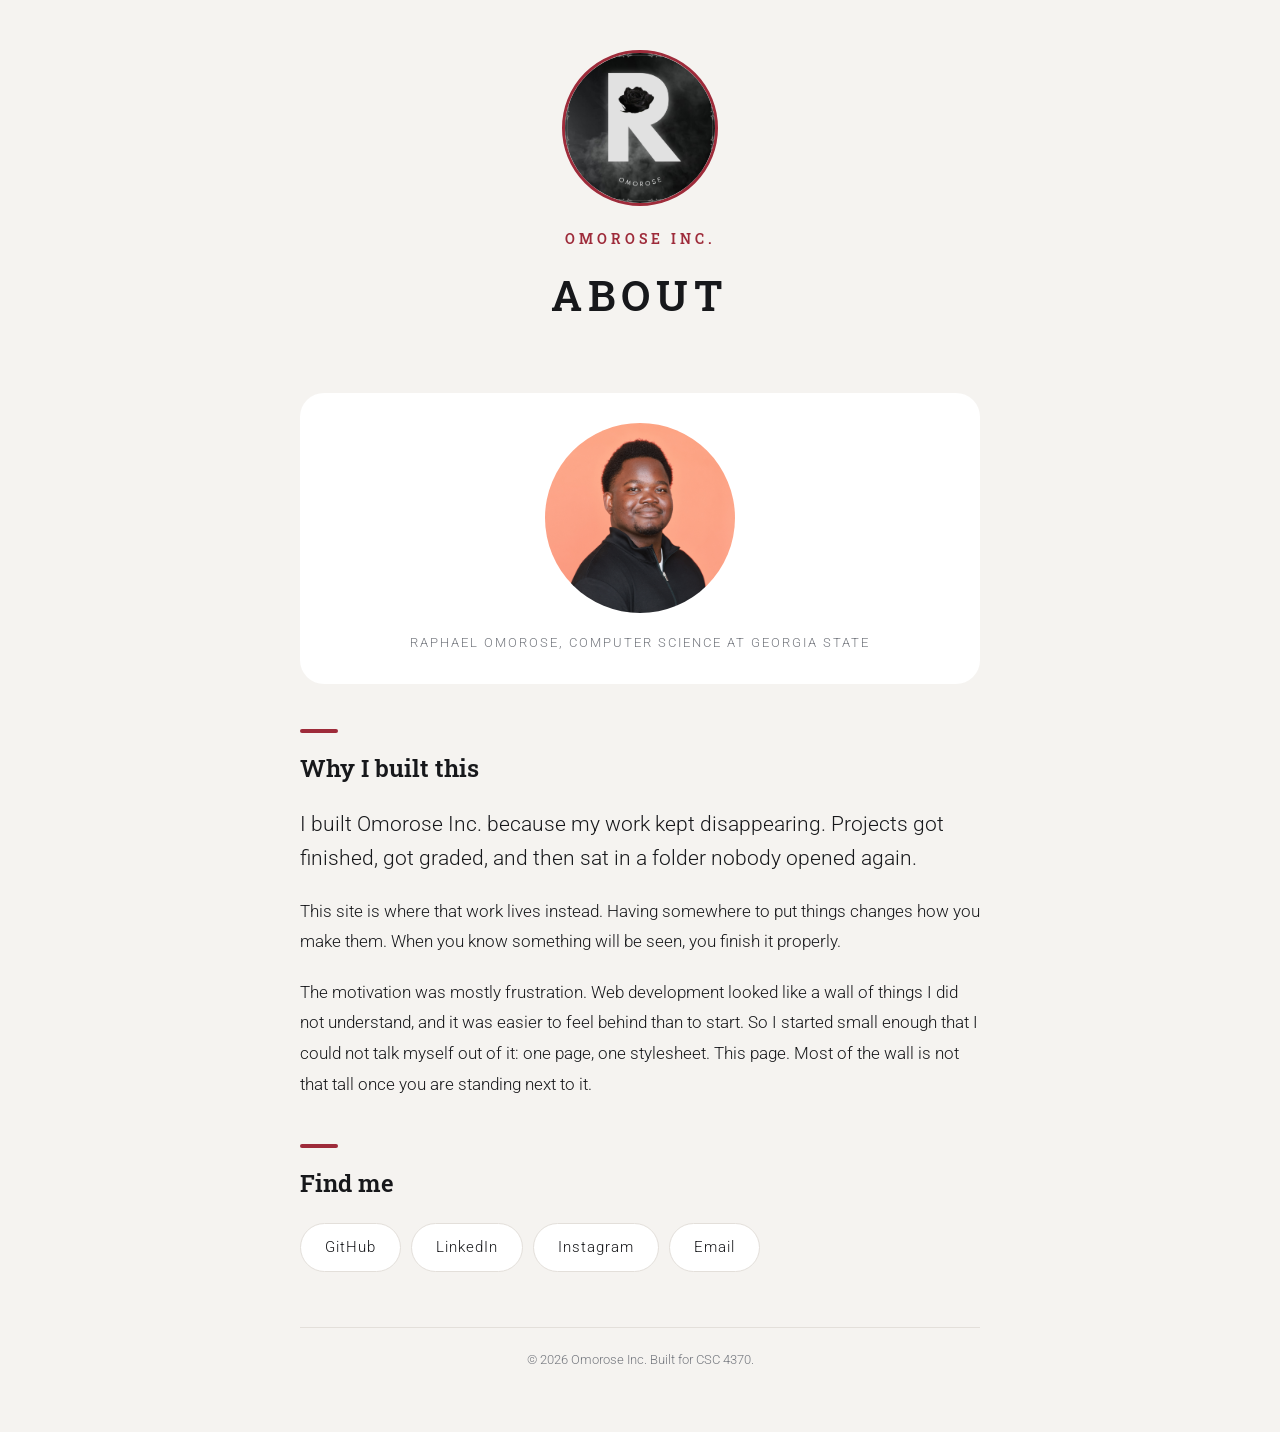
<file: index.html>
<!DOCTYPE html>
<html lang="en">
<head>
    <!-- Document settings: character encoding, mobile scaling, and the browser tab title -->
    <meta charset="UTF-8">
    <meta name="viewport" content="width=device-width, initial-scale=1.0">
    <title>About | Omorose Inc.</title>

    <!-- Google Fonts: Roboto for body text, Roboto Slab for headings -->
    <link rel="preconnect" href="https://fonts.googleapis.com">
    <link rel="preconnect" href="https://fonts.gstatic.com" crossorigin>
    <link href="https://fonts.googleapis.com/css2?family=Roboto:wght@300;400;700&family=Roboto+Slab:wght@600&display=swap" rel="stylesheet">

    <!-- Link to the external stylesheet that holds the color palette -->
    <link rel="stylesheet" href="styles.css">
</head>
<body>

    <!-- HEADER: logo image above the company name and page title -->
    <header>
        <img class="logo" src="assets/logo.jpg" alt="Omorose Inc. logo">
        <p class="wordmark">Omorose Inc.</p>
        <h1>About</h1>
    </header>

    <!-- MAIN CONTENT: portrait, the story, and the links -->
    <main>

        <!-- PORTRAIT: photo of me with a caption underneath -->
        <figure class="portrait">
            <img src="assets/Headshot.jpg" alt="Photo of Raphael Omorose">
            <figcaption>Raphael Omorose, Computer Science at Georgia State</figcaption>
        </figure>

        <!-- SECTION 1: why the site exists and what motivated it -->
        <h2>Why I built this</h2>

        <p class="lead">
            I built Omorose Inc. because my work kept disappearing. Projects got finished, got
            graded, and then sat in a folder nobody opened again.
        </p>

        <p>
            This site is where that work lives instead. Having somewhere to put things changes how
            you make them. When you know something will be seen, you finish it properly.
        </p>

        <p>
            The motivation was mostly frustration. Web development looked like a wall of things I
            did not understand, and it was easier to feel behind than to start. So I started small
            enough that I could not talk myself out of it: one page, one stylesheet. This page.
            Most of the wall is not that tall once you are standing next to it.
        </p>

        <!-- SECTION 2: social and contact links -->
        <h2>Find me</h2>

        <!-- LINK LIST: external links open in a new tab -->
        <ul class="links">
            <li><a href="https://github.com/OfficialEseosa" target="_blank" rel="noopener">GitHub</a></li>
            <li><a href="https://www.linkedin.com/in/raphaelomorose" target="_blank" rel="noopener">LinkedIn</a></li>
            <li><a href="https://www.instagram.com/raphaelomorose" target="_blank" rel="noopener">Instagram</a></li>
            <li><a href="mailto:raphaelomorose@gmail.com">Email</a></li>
        </ul>

    </main>

    <!-- FOOTER: closing line at the bottom of the page -->
    <footer>
        <p>&copy; 2026 Omorose Inc. Built for CSC 4370.</p>
    </footer>

</body>
</html>
</file>
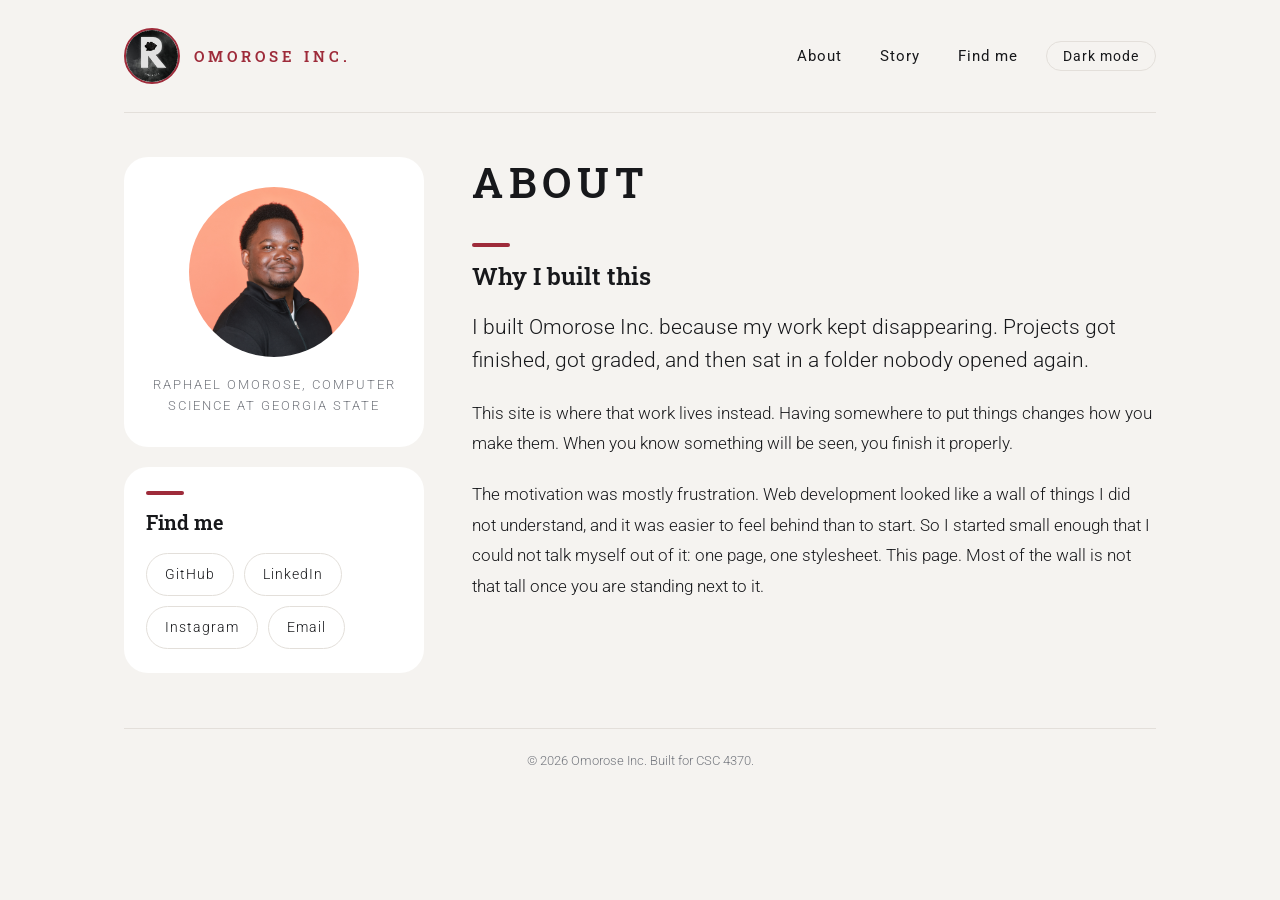
<file: External Stylesheet/index.html>
<!DOCTYPE html>
<html lang="en">
<head>
    <!-- Document settings: character encoding, mobile scaling, and the browser tab title -->
    <meta charset="UTF-8">
    <meta name="viewport" content="width=device-width, initial-scale=1.0">
    <title>About | Omorose Inc.</title>

    <!-- Google Fonts: Roboto for body text, Roboto Slab for headings -->
    <link rel="preconnect" href="https://fonts.googleapis.com">
    <link rel="preconnect" href="https://fonts.gstatic.com" crossorigin>
    <link href="https://fonts.googleapis.com/css2?family=Roboto:wght@300;400;700&family=Roboto+Slab:wght@600&display=swap" rel="stylesheet">

    <!-- Link to the external stylesheet that holds the color palette and page layout -->
    <link rel="stylesheet" href="styles.css">

    <!-- Dark mode script. It's up here and not at the bottom so the theme is set before the page shows -->
    <script src="script.js"></script>
</head>
<body id="top">

    <!-- HEADER: logo and company name on the left, navigation links on the right -->
    <header class="site-header">
        <a class="brand" href="#top">
            <img class="logo" src="assets/logo.jpg" alt="Omorose Inc. logo">
            <span class="wordmark">Omorose Inc.</span>
        </a>

        <!-- Wrapper so the nav and the dark mode button sit together on the right -->
        <div class="header-actions">

            <!-- NAVIGATION: jump links to each part of the page -->
            <nav class="site-nav" aria-label="Main">
                <ul>
                    <li><a href="#top">About</a></li>
                    <li><a href="#story">Story</a></li>
                    <li><a href="#find-me">Find me</a></li>
                </ul>
            </nav>

            <!-- DARK MODE BUTTON: script.js handles the click -->
            <button class="theme-toggle" id="theme-toggle" type="button">Dark mode</button>

        </div>
    </header>

    <!-- PAGE LAYOUT: grid container holding the sidebar and the main content -->
    <div class="layout">

        <!-- SIDEBAR: portrait and social links -->
        <aside class="sidebar">

            <!-- PORTRAIT: photo of me with a caption underneath -->
            <figure class="portrait">
                <img src="assets/Headshot.jpg" alt="Photo of Raphael Omorose">
                <figcaption>Raphael Omorose, Computer Science at Georgia State</figcaption>
            </figure>

            <!-- SECTION 2: social and contact links -->
            <section class="card" id="find-me">
                <h2>Find me</h2>

                <!-- LINK LIST: external links open in a new tab -->
                <ul class="links">
                    <li><a href="https://github.com/OfficialEseosa" target="_blank" rel="noopener">GitHub</a></li>
                    <li><a href="https://www.linkedin.com/in/raphaelomorose" target="_blank" rel="noopener">LinkedIn</a></li>
                    <li><a href="https://www.instagram.com/raphaelomorose" target="_blank" rel="noopener">Instagram</a></li>
                    <li><a href="mailto:raphaelomorose@gmail.com">Email</a></li>
                </ul>
            </section>

        </aside>

        <!-- MAIN CONTENT: page title and the story -->
        <main class="content">

            <h1>About</h1>

            <!-- SECTION 1: why the site exists and what motivated it -->
            <section id="story">
                <h2>Why I built this</h2>

                <p class="lead">
                    I built Omorose Inc. because my work kept disappearing. Projects got finished, got
                    graded, and then sat in a folder nobody opened again.
                </p>

                <p>
                    This site is where that work lives instead. Having somewhere to put things changes how
                    you make them. When you know something will be seen, you finish it properly.
                </p>

                <p>
                    The motivation was mostly frustration. Web development looked like a wall of things I
                    did not understand, and it was easier to feel behind than to start. So I started small
                    enough that I could not talk myself out of it: one page, one stylesheet. This page.
                    Most of the wall is not that tall once you are standing next to it.
                </p>
            </section>

        </main>

    </div>

    <!-- FOOTER: closing line at the bottom of the page -->
    <footer>
        <p>&copy; 2026 Omorose Inc. Built for CSC 4370.</p>
    </footer>

</body>
</html>
</file>
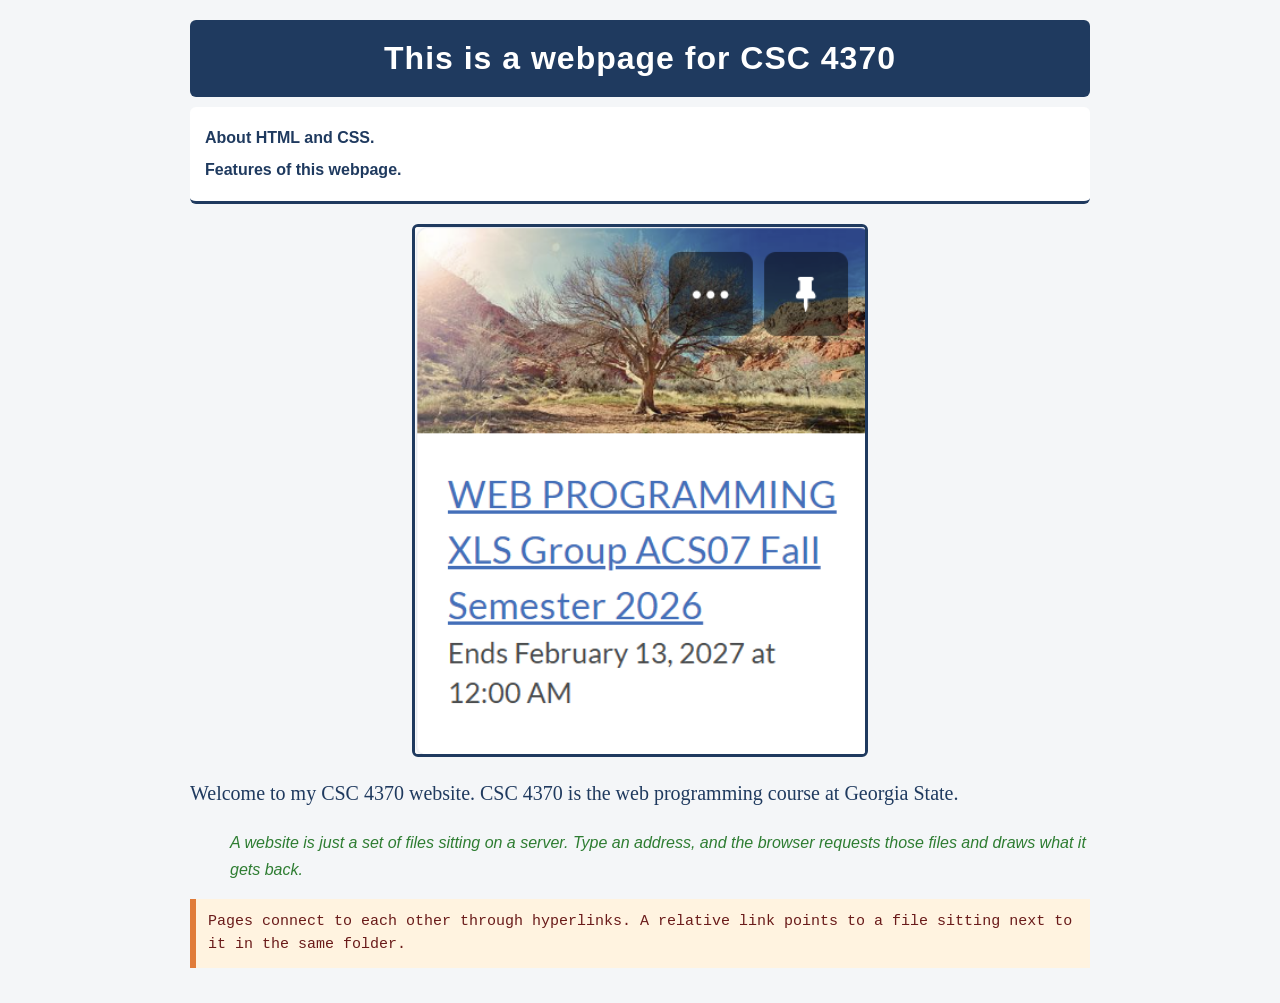
<file: Webpage/index.html>
<!DOCTYPE html>
<html lang="en">
<head>
    <!-- Document settings: character encoding, mobile scaling, and the browser tab title -->
    <meta charset="UTF-8">
    <meta name="viewport" content="width=device-width, initial-scale=1.0">
    <title>Webpage Assignment</title>

    <!-- Link to the external stylesheet shared by all three pages -->
    <link rel="stylesheet" href="style.css">
</head>
<body>

    <!-- HEADER: the main heading that identifies this page -->
    <header>
        <h1>This is a webpage for CSC 4370</h1>
    </header>

    <!-- NAVIGATION: relative links to the other two pages, separated by <br> tags -->
    <nav>
        <a href="about.html">About HTML and CSS.</a>
        <br>
        <a href="features.html">Features of this webpage.</a>
    </nav>

    <!-- IMAGE: the main picture for the home page -->
    <img src="assets/webprog.png" alt="Web Programming">

    <!-- PARAGRAPH 1: styled with the serif intro style from style.css -->
    <p class="para-one">
        Welcome to my CSC 4370 website. CSC 4370 is the web programming course at Georgia State.
    </p>

    <!-- PARAGRAPH 2: styled with the italic, indented, green style -->
    <p class="para-two">
        A website is just a set of files sitting on a server. Type an address, and the browser requests those files and draws what it gets back.
    </p>

    <!-- PARAGRAPH 3: styled as a monospace call-out box -->
    <p class="para-three">
        Pages connect to each other through hyperlinks. A relative link points to a file sitting next to it in the same folder.
    </p>

</body>
</html>
</file>
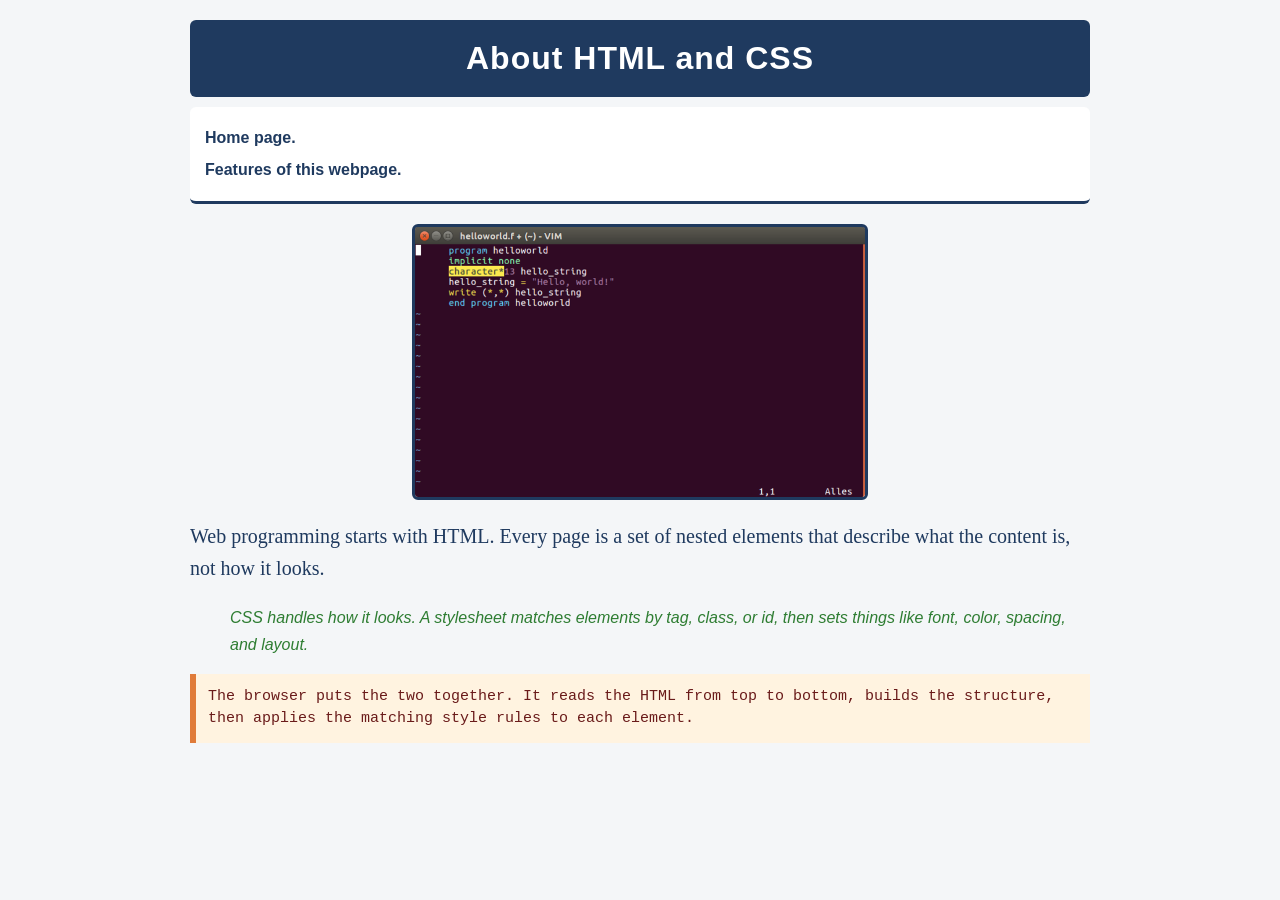
<file: Webpage/about.html>
<!DOCTYPE html>
<html lang="en">
<head>
    <!-- Document settings: character encoding, mobile scaling, and the browser tab title -->
    <meta charset="UTF-8">
    <meta name="viewport" content="width=device-width, initial-scale=1.0">
    <title>About HTML and CSS</title>

    <!-- Link to the external stylesheet shared by all three pages -->
    <link rel="stylesheet" href="style.css">
</head>
<body>

    <!-- HEADER: the main heading that identifies this page -->
    <header>
        <h1>About HTML and CSS</h1>
    </header>

    <!-- NAVIGATION: relative links to the other two pages, separated by <br> tags -->
    <nav>
        <a href="index.html">Home page.</a>
        <br>
        <a href="features.html">Features of this webpage.</a>
    </nav>

    <!-- IMAGE: the main picture for the about page -->
    <img src="assets/code-editor.png" alt="Code editor showing a hello world program">

    <!-- PARAGRAPH 1: styled with the serif intro style from style.css -->
    <p class="para-one">
        Web programming starts with HTML. Every page is a set of nested elements that describe what the content is, not how it looks.
    </p>

    <!-- PARAGRAPH 2: styled with the italic, indented, green style -->
    <p class="para-two">
        CSS handles how it looks. A stylesheet matches elements by tag, class, or id, then sets things like font, color, spacing, and layout.
    </p>

    <!-- PARAGRAPH 3: styled as a monospace call-out box -->
    <p class="para-three">
        The browser puts the two together. It reads the HTML from top to bottom, builds the structure, then applies the matching style rules to each element.
    </p>

</body>
</html>
</file>
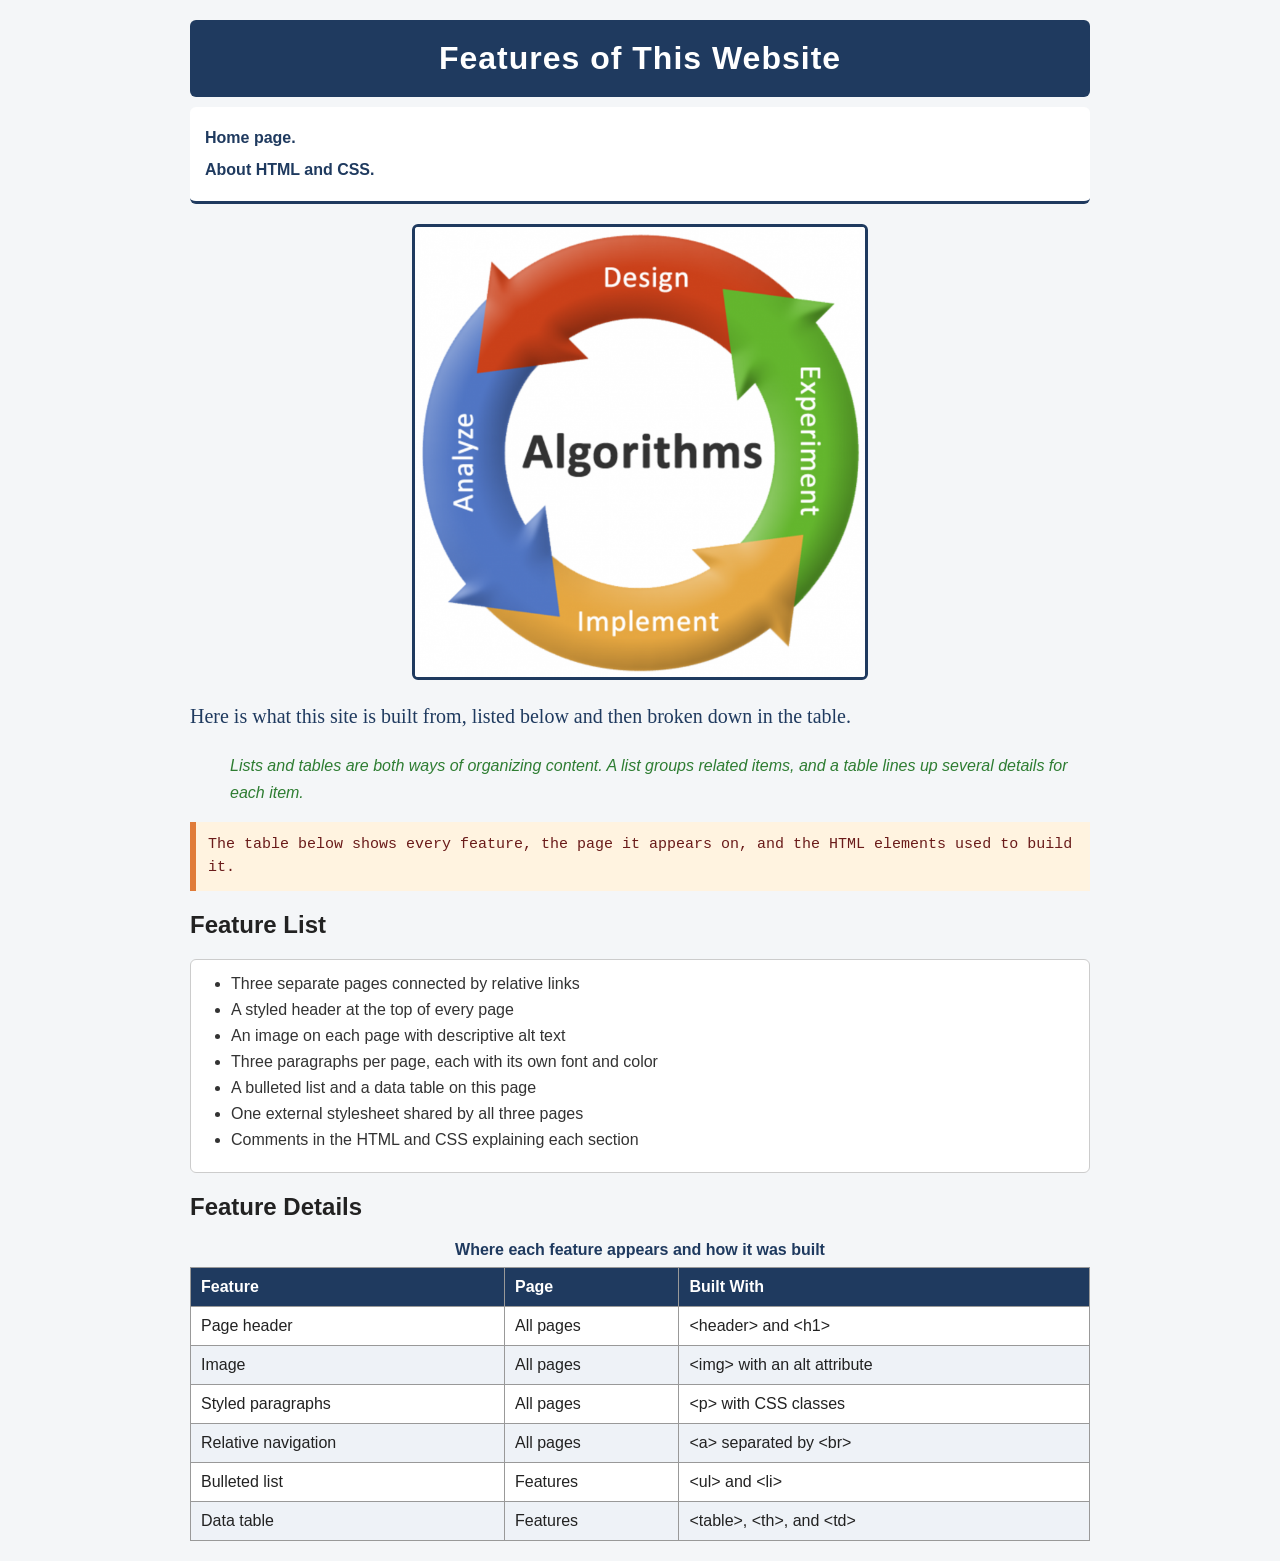
<file: Webpage/features.html>
<!DOCTYPE html>
<html lang="en">
<head>
    <!-- Document settings: character encoding, mobile scaling, and the browser tab title -->
    <meta charset="UTF-8">
    <meta name="viewport" content="width=device-width, initial-scale=1.0">
    <title>Features</title>

    <!-- Link to the external stylesheet shared by all three pages -->
    <link rel="stylesheet" href="style.css">
</head>
<body>

    <!-- HEADER: the main heading that identifies this page -->
    <header>
        <h1>Features of This Website</h1>
    </header>

    <!-- NAVIGATION: relative links to the other two pages, separated by <br> tags -->
    <nav>
        <a href="index.html">Home page.</a>
        <br>
        <a href="about.html">About HTML and CSS.</a>
    </nav>

    <!-- IMAGE: the main picture for the features page -->
    <img src="assets/algorithms.png" alt="Diagram of the design, experiment, implement, analyze cycle">

    <!-- PARAGRAPH 1: styled with the serif intro style from style.css -->
    <p class="para-one">
        Here is what this site is built from, listed below and then broken down in the table.
    </p>

    <!-- PARAGRAPH 2: styled with the italic, indented, green style -->
    <p class="para-two">
        Lists and tables are both ways of organizing content. A list groups related items, and a table lines up several details for each item.
    </p>

    <!-- PARAGRAPH 3: styled as a monospace call-out box -->
    <p class="para-three">
        The table below shows every feature, the page it appears on, and the HTML elements used to build it.
    </p>

    <!-- BULLETED LIST: an unordered list of the site's features -->
    <h2>Feature List</h2>
    <ul>
        <li>Three separate pages connected by relative links</li>
        <li>A styled header at the top of every page</li>
        <li>An image on each page with descriptive alt text</li>
        <li>Three paragraphs per page, each with its own font and color</li>
        <li>A bulleted list and a data table on this page</li>
        <li>One external stylesheet shared by all three pages</li>
        <li>Comments in the HTML and CSS explaining each section</li>
    </ul>

    <!-- TABLE: the same features shown with extra detail in rows and columns -->
    <h2>Feature Details</h2>
    <table>
        <caption>Where each feature appears and how it was built</caption>

        <!-- Table head: the column labels -->
        <thead>
            <tr>
                <th>Feature</th>
                <th>Page</th>
                <th>Built With</th>
            </tr>
        </thead>

        <!-- Table body: one row per feature -->
        <tbody>
            <tr>
                <td>Page header</td>
                <td>All pages</td>
                <td>&lt;header&gt; and &lt;h1&gt;</td>
            </tr>
            <tr>
                <td>Image</td>
                <td>All pages</td>
                <td>&lt;img&gt; with an alt attribute</td>
            </tr>
            <tr>
                <td>Styled paragraphs</td>
                <td>All pages</td>
                <td>&lt;p&gt; with CSS classes</td>
            </tr>
            <tr>
                <td>Relative navigation</td>
                <td>All pages</td>
                <td>&lt;a&gt; separated by &lt;br&gt;</td>
            </tr>
            <tr>
                <td>Bulleted list</td>
                <td>Features</td>
                <td>&lt;ul&gt; and &lt;li&gt;</td>
            </tr>
            <tr>
                <td>Data table</td>
                <td>Features</td>
                <td>&lt;table&gt;, &lt;th&gt;, and &lt;td&gt;</td>
            </tr>
        </tbody>
    </table>

</body>
</html>
</file>
<file: styles.css>
/* =====================================================================
   styles.css - external stylesheet for the Omorose Inc. about page
   ===================================================================== */

/* ---------------------------------------------------------------------
   COLOR PALETTE
   Five colors. Nothing on the page uses anything outside this list.

     Porcelain  #F5F3F0   warm off white   -> page background
     Ivory      #FFFFFF   pure white       -> cards and surfaces
     Ink        #17181B   near black       -> headings and body text
     Smoke      #75787F   muted grey       -> captions, secondary text
     Rose       #9E2B3A   deep red         -> accents, links, hover states

   FONTS
     Roboto Slab  - headings and the wordmark (weight 600)
     Roboto       - body text and links       (weights 300, 400, 700)
   --------------------------------------------------------------------- */


/* --- Page-wide defaults: Porcelain background, Ink text, centered column --- */
body {
    background-color: #F5F3F0;
    color: #17181B;
    font-family: "Roboto", Arial, Helvetica, sans-serif;
    font-size: 17px;
    font-weight: 300;
    line-height: 1.8;
    margin: 0 auto;
    padding: 0 24px 60px 24px;
    max-width: 680px;
}


/* --- Header: round logo centered above the company name and title --- */
header {
    text-align: center;
    padding: 50px 0 30px 0;
}

/* border-radius of 50% turns the square logo file into a circle */
.logo {
    width: 150px;
    height: 150px;
    object-fit: cover;
    border-radius: 50%;
    border: 3px solid #9E2B3A;
    display: block;
    margin: 0 auto;
}

/* Company name, small and spaced out above the title */
.wordmark {
    margin: 20px 0 0 0;
    color: #9E2B3A;
    font-family: "Roboto Slab", Georgia, serif;
    font-size: 14px;
    font-weight: 600;
    letter-spacing: 4px;
    text-transform: uppercase;
}

header h1 {
    margin: 6px 0 0 0;
    font-family: "Roboto Slab", Georgia, serif;
    font-size: 42px;
    font-weight: 600;
    letter-spacing: 6px;
    text-transform: uppercase;
}


/* --- Section headings: Ink text with a small rounded Rose bar above --- */
main h2 {
    margin: 45px 0 18px 0;
    font-family: "Roboto Slab", Georgia, serif;
    font-size: 24px;
    font-weight: 600;
}

/* The ::before pseudo-element draws the little bar over each heading */
main h2::before {
    content: "";
    display: block;
    width: 38px;
    height: 4px;
    margin-bottom: 14px;
    border-radius: 2px;
    background-color: #9E2B3A;
}


/* --- Paragraphs --- */
p {
    margin: 0 0 20px 0;
}

/* Opening paragraph: larger than the rest */
.lead {
    font-size: 21px;
    line-height: 1.6;
}


/* --- Portrait: circular photo on a rounded Ivory card --- */
.portrait {
    margin: 30px 0 0 0;
    background-color: #FFFFFF;
    border-radius: 24px;
    padding: 30px 22px;
    text-align: center;
}

.portrait img {
    width: 190px;
    height: 190px;
    object-fit: cover;
    border-radius: 50%;
    display: block;
    margin: 0 auto;
}

.portrait figcaption {
    margin-top: 18px;
    color: #75787F;
    font-size: 13px;
    letter-spacing: 2px;
    text-transform: uppercase;
}


/* --- Links list: a row of rounded pill buttons --- */
.links {
    list-style: none;   /* remove the default bullets */
    margin: 0;
    padding: 0;
    display: flex;
    flex-wrap: wrap;
    gap: 10px;
}

.links a {
    display: block;
    background-color: #FFFFFF;
    color: #17181B;
    border: 1px solid #E3DFDA;
    border-radius: 999px;   /* a very large radius makes a pill shape */
    padding: 10px 24px;
    font-size: 15px;
    letter-spacing: 1px;
    text-decoration: none;
}

/* Hover: the pill fills with Rose */
.links a:hover {
    background-color: #9E2B3A;
    border-color: #9E2B3A;
    color: #FFFFFF;
}


/* --- Footer: quiet closing line in Smoke --- */
footer {
    margin-top: 55px;
    padding-top: 20px;
    border-top: 1px solid #E3DFDA;
    text-align: center;
}

footer p {
    margin: 0;
    color: #75787F;
    font-size: 13px;
}


/* --- Small screens: shrink the heading and the portrait --- */
@media (max-width: 600px) {
    header h1 {
        font-size: 30px;
    }

    .portrait img {
        width: 150px;
        height: 150px;
    }
}
</file>
<file: External Stylesheet/styles.css>
/* =====================================================================
   styles.css - external stylesheet for the Omorose Inc. about page
   ===================================================================== */

/* ---------------------------------------------------------------------
   COLOR PALETTE
   Five colors. Nothing on the page uses anything outside this list.
     Porcelain  #F5F3F0   warm off white   -> page background
     Ivory      #FFFFFF   pure white       -> cards and surfaces
     Ink        #17181B   near black       -> headings and body text
     Smoke      #75787F   muted grey       -> captions, secondary text
     Rose       #9E2B3A   deep red         -> accents, links, hover states

   DARK MODE
   Same five jobs, darker colors. script.js switches between the two.

     Charcoal   #141517   near black       -> page background
     Graphite   #1F2124   dark grey        -> cards and surfaces
     Bone       #F1EEEA   warm off white   -> headings and body text
     Ash        #A0A4AB   light grey       -> captions, secondary text
     Blush      #E57A88   soft red         -> accents, links, hover states

   FONTS
     Roboto Slab  - headings and the wordmark (weight 600)
     Roboto       - body text and links       (weights 300, 400, 700)

   LAYOUT
     +--------------------------------------------+
     |  logo + wordmark            nav links      |   header (flexbox)
     +--------------+-----------------------------+
     |              |                             |
     |   sidebar    |        main content         |   .layout (grid)
     |              |                             |
     +--------------+-----------------------------+
     |                  footer                    |
     +--------------------------------------------+
     Below 800px the grid collapses to one column.
   --------------------------------------------------------------------- */


/* --- The palette as variables, so the colors only get written once --- */
:root {
    --color-bg: #F5F3F0;          /* Porcelain */
    --color-surface: #FFFFFF;     /* Ivory */
    --color-text: #17181B;        /* Ink */
    --color-muted: #75787F;       /* Smoke */
    --color-accent: #9E2B3A;      /* Rose */
    --color-on-accent: #FFFFFF;   /* text on top of Rose */
    --color-border: #E3DFDA;      /* divider lines */
}

/* --- Dark mode: same variables with different colors.
       Only applies when the html tag has data-theme="dark" on it --- */
html[data-theme="dark"] {
    --color-bg: #141517;          /* Charcoal */
    --color-surface: #1F2124;     /* Graphite */
    --color-text: #F1EEEA;        /* Bone */
    --color-muted: #A0A4AB;       /* Ash */
    --color-accent: #E57A88;      /* Blush */
    --color-on-accent: #17181B;   /* white was hard to read on Blush */
    --color-border: #34363B;
}

/* Fades the colors when the theme changes. script.js adds this class for a second */
html.theme-transition,
html.theme-transition *,
html.theme-transition *::before {
    transition: background-color 0.4s, color 0.4s, border-color 0.4s;
}


/* --- box-sizing: padding and borders count inside an element's width --- */
*,
*::before,
*::after {
    box-sizing: border-box;
}


/* --- Page-wide defaults: Porcelain background, Ink text, centered column --- */
body {
    background-color: var(--color-bg);
    color: var(--color-text);
    font-family: "Roboto", Arial, Helvetica, sans-serif;
    font-size: 17px;
    font-weight: 300;
    line-height: 1.8;
    margin: 0 auto;
    padding: 0 24px 40px 24px;
    max-width: 1080px;
}

/* Smooth scrolling when a nav link jumps to a section */
html {
    scroll-behavior: smooth;
}


/* Flex row: brand pushed to the left, nav pushed to the right */
.site-header {
    display: flex;
    justify-content: space-between;
    align-items: center;
    flex-wrap: wrap;
    gap: 16px;
    padding: 28px 0;
    border-bottom: 1px solid var(--color-border);
}

/* Logo and wordmark sit side by side */
.brand {
    display: flex;
    align-items: center;
    gap: 14px;
    text-decoration: none;
}

/* border-radius of 50% turns the square logo file into a circle */
.logo {
    width: 56px;
    height: 56px;
    object-fit: cover;
    border-radius: 50%;
    border: 2px solid var(--color-accent);
    display: block;
}

/* Company name, spaced out next to the logo */
.wordmark {
    color: var(--color-accent);
    font-family: "Roboto Slab", Georgia, serif;
    font-size: 15px;
    font-weight: 600;
    letter-spacing: 4px;
    text-transform: uppercase;
}

/* Nav list: remove bullets and lay the links out in a row */
.site-nav ul {
    list-style: none;
    margin: 0;
    padding: 0;
    display: flex;
    gap: 6px;
}

.site-nav a {
    display: block;
    padding: 6px 16px;
    border-radius: 999px;
    color: var(--color-text);
    font-size: 15px;
    font-weight: 400;
    letter-spacing: 1px;
    text-decoration: none;
}

/* Hover: the link fills with Rose */
.site-nav a:hover {
    background-color: var(--color-accent);
    color: var(--color-on-accent);
}


/* Keeps the nav links and the dark mode button next to each other */
.header-actions {
    display: flex;
    align-items: center;
    flex-wrap: wrap;
    justify-content: center;
    gap: 12px;
}

/* Dark mode button: pill shape like the links at the bottom */
.theme-toggle {
    background-color: transparent;
    color: var(--color-text);
    border: 1px solid var(--color-border);
    border-radius: 999px;
    padding: 6px 16px;
    font-family: inherit;
    font-size: 14px;
    letter-spacing: 1px;
    cursor: pointer;
}

.theme-toggle:hover {
    background-color: var(--color-accent);
    border-color: var(--color-accent);
    color: var(--color-on-accent);
}


/* Two columns: a fixed-width sidebar and a flexible content column */
.layout {
    display: grid;
    grid-template-columns: 300px 1fr;
    grid-template-areas: "sidebar content";
    gap: 48px;
    align-items: start;
    padding-top: 44px;
}

.sidebar {
    grid-area: sidebar;
    display: flex;
    flex-direction: column;
    gap: 20px;
}

.content {
    grid-area: content;
}


/* --- Page title --- */
.content h1 {
    margin: 0;
    font-family: "Roboto Slab", Georgia, serif;
    font-size: 42px;
    font-weight: 600;
    letter-spacing: 6px;
    text-transform: uppercase;
    line-height: 1.2;
}


/* --- Section headings: Ink text with a small rounded Rose bar above --- */
h2 {
    margin: 36px 0 18px 0;
    font-family: "Roboto Slab", Georgia, serif;
    font-size: 24px;
    font-weight: 600;
    line-height: 1.3;
}

/* The ::before pseudo-element draws the little bar over each heading */
h2::before {
    content: "";
    display: block;
    width: 38px;
    height: 4px;
    margin-bottom: 14px;
    border-radius: 2px;
    background-color: var(--color-accent);
}


/* --- Paragraphs --- */
p {
    margin: 0 0 20px 0;
}

/* Opening paragraph: larger than the rest */
.lead {
    font-size: 21px;
    line-height: 1.6;
}


/* --- Portrait: circular photo on a rounded Ivory card --- */
.portrait {
    margin: 0;
    background-color: var(--color-surface);
    border-radius: 24px;
    padding: 30px 22px;
    text-align: center;
}

.portrait img {
    width: 170px;
    height: 170px;
    object-fit: cover;
    border-radius: 50%;
    display: block;
    margin: 0 auto;
}

.portrait figcaption {
    margin-top: 18px;
    color: var(--color-muted);
    font-size: 13px;
    line-height: 1.6;
    letter-spacing: 2px;
    text-transform: uppercase;
}

/* --- Card: rounded Ivory box that holds the Find me links --- */
.card {
    background-color: var(--color-surface);
    border-radius: 24px;
    padding: 24px 22px;
}

.card h2 {
    margin-top: 0;
    font-size: 20px;
}


/* --- Links list: a row of rounded pill buttons --- */
.links {
    list-style: none;   /* remove the default bullets */
    margin: 0;
    padding: 0;
    display: flex;
    flex-wrap: wrap;
    gap: 10px;
}

.links a {
    display: block;
    background-color: var(--color-surface);
    color: var(--color-text);
    border: 1px solid var(--color-border);
    border-radius: 999px;   /* a very large radius makes a pill shape */
    padding: 8px 18px;
    font-size: 14px;
    letter-spacing: 1px;
    text-decoration: none;
}

/* Hover: the pill fills with Rose */
.links a:hover {
    background-color: var(--color-accent);
    border-color: var(--color-accent);
    color: var(--color-on-accent);
}


/* --- Footer: quiet closing line in Smoke --- */
footer {
    margin-top: 55px;
    padding-top: 20px;
    border-top: 1px solid var(--color-border);
    text-align: center;
}

footer p {
    margin: 0;
    color: var(--color-muted);
    font-size: 13px;
}


/* --- Tablets and phones: stack the grid into one column, content first --- */
@media (max-width: 800px) {
    .layout {
        grid-template-columns: 1fr;
        grid-template-areas:
            "content"
            "sidebar";
        gap: 36px;
        padding-top: 32px;
    }
}

/* --- Small phones: center the header and shrink the title --- */
@media (max-width: 600px) {
    .site-header {
        justify-content: center;
    }

    .content h1 {
        font-size: 30px;
    }

    .portrait img {
        width: 150px;
        height: 150px;
    }
}
</file>
<file: Webpage/style.css>
/* ===== style.css - shared stylesheet for all three pages ===== */

/* --- Page-wide defaults: background, base font, and centered content column --- */
body {
    background-color: #f4f6f8;
    font-family: Arial, Helvetica, sans-serif;
    color: #222222;
    margin: 0 auto;
    padding: 20px;
    max-width: 900px;
}

/* --- Header section: title bar at the top of every page --- */
header {
    background-color: #1f3a5f;
    color: #ffffff;
    padding: 20px;
    border-radius: 6px;
    text-align: center;
}

header h1 {
    margin: 0;
    font-size: 32px;
    letter-spacing: 1px;
}

/* --- Images: keep them from overflowing and give them a border --- */
img {
    display: block;
    margin: 20px auto;
    max-width: 450px;
    width: 100%;
    height: auto;
    border: 3px solid #1f3a5f;
    border-radius: 6px;
}

/* --- Paragraph styles: each of the three paragraphs is styled differently --- */

/* First paragraph: large serif intro text */
.para-one {
    font-family: Georgia, "Times New Roman", serif;
    font-size: 20px;
    color: #1f3a5f;
    line-height: 1.6;
}

/* Second paragraph: italic green text indented from the left */
.para-two {
    font-family: "Trebuchet MS", Verdana, sans-serif;
    font-size: 16px;
    font-style: italic;
    color: #2e7d32;
    margin-left: 40px;
    line-height: 1.7;
}

/* Third paragraph: monospace text in a highlighted call-out box */
.para-three {
    font-family: "Courier New", Courier, monospace;
    font-size: 15px;
    color: #6a1b1a;
    background-color: #fff3e0;
    border-left: 6px solid #e07b39;
    padding: 12px;
    line-height: 1.5;
}

/* --- Bulleted list styling (used on the Features page) --- */
ul {
    background-color: #ffffff;
    border: 1px solid #cccccc;
    border-radius: 6px;
    padding: 15px 15px 15px 40px;
    color: #333333;
}

ul li {
    margin-bottom: 8px;
}

/* --- Table styling (used on the Features page) --- */
table {
    border-collapse: collapse;
    width: 100%;
    background-color: #ffffff;
}

table caption {
    font-weight: bold;
    padding-bottom: 8px;
    color: #1f3a5f;
}

th, td {
    border: 1px solid #999999;
    padding: 10px;
    text-align: left;
}

th {
    background-color: #1f3a5f;
    color: #ffffff;
}

/* Zebra striping: shade every other row for readability */
tr:nth-child(even) td {
    background-color: #eef2f7;
}

/* --- Navigation section: sits just under the header, holds relative links --- */
nav {
    margin-top: 10px;
    padding: 15px;
    background-color: #ffffff;
    border-bottom: 3px solid #1f3a5f;
    border-radius: 6px;
}

nav a {
    color: #1f3a5f;
    text-decoration: none;
    font-weight: bold;
    line-height: 2;
}

nav a:hover {
    text-decoration: underline;
    color: #e07b39;
}
</file>
